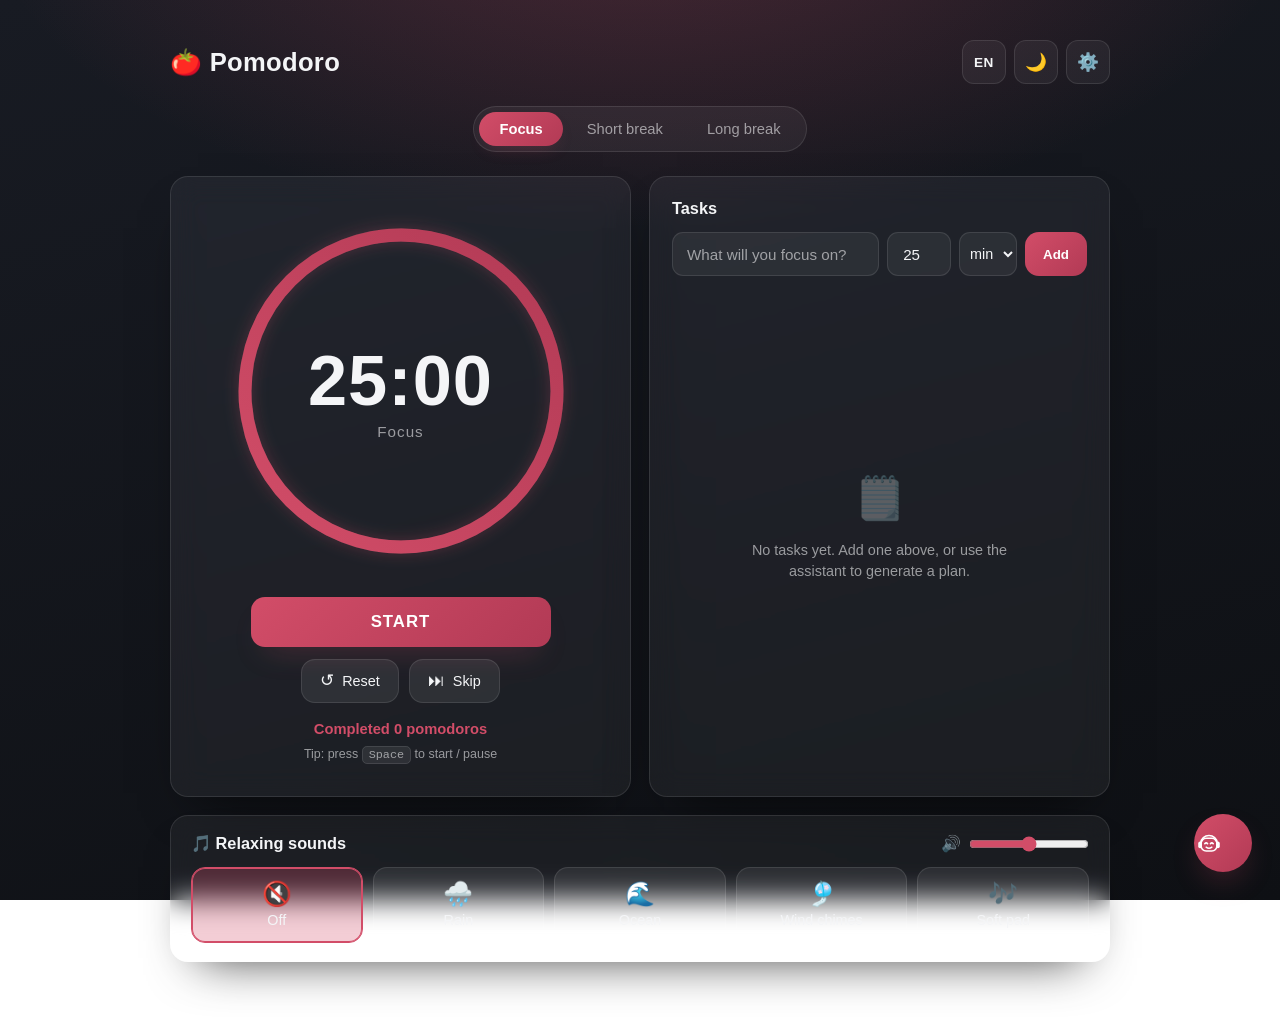
<file: index.html>
<!DOCTYPE html>
<html lang="en">
<head>
  <meta charset="utf-8">
  <meta name="viewport" content="width=device-width, initial-scale=1">
  <title>Redirecting to Pomodoro…</title>
  <!-- Instant redirect for browsers -->
  <meta http-equiv="refresh" content="0; url=./pomodoro/">
  <link rel="canonical" href="./pomodoro/">
  <script>location.replace("./pomodoro/");</script>
</head>
<body>
  <!-- Fallback if redirect is blocked -->
  <p>Redirecting to the Pomodoro app… If nothing happens,
    <a href="./pomodoro/">click here</a>.</p>
</body>
</html>
</file>
<file: pomodoro/css/style.css>
/* ======================================================================
   THEME — 2 color palettes keyed by [data-theme]; accent changes by [data-mode].
   Default: dark (frosted glass).
   ====================================================================== */
:root { --radius: 18px; }

/* --- DARK palette (default) --- */
body[data-theme="dark"] {
  color-scheme: dark;   /* native dropdowns/scrollbars render dark (readable) */
  --bg-1: #0e1014; --bg-2: #181b23;
  --card: rgba(255, 255, 255, 0.05);
  --card-2: rgba(255, 255, 255, 0.08);
  --card-hover: rgba(255, 255, 255, 0.14);
  --border: rgba(255, 255, 255, 0.10);
  --text: #f4f5f7;
  --muted: rgba(244, 245, 247, 0.58);
  --input-bg: rgba(255, 255, 255, 0.06);
  --option-bg: #1f2530;
  --ring-bg: rgba(255, 255, 255, 0.08);
  --shadow: 0 24px 50px -28px rgba(0, 0, 0, 0.8);
  --modal-bg: linear-gradient(165deg, #20242e, #15181f);
}
/* --- LIGHT palette --- */
body[data-theme="light"] {
  color-scheme: light;
  --bg-1: #e9edf6; --bg-2: #f6f8fc;
  --card: #ffffff;
  --card-2: #f1f4fa;
  --card-hover: #e7ebf3;
  --border: rgba(28, 35, 60, 0.10);
  --text: #1f2533;
  --muted: #6b7385;
  --input-bg: #ffffff;
  --option-bg: #ffffff;
  --ring-bg: rgba(28, 35, 60, 0.08);
  --shadow: 0 14px 36px -18px rgba(28, 35, 70, 0.32);
  --modal-bg: #ffffff;
}

/* --- accent color per mode --- */
body[data-mode="work"]  { --accent: #d24d68; --accent-2: #b23a55; --glow: rgba(210,77,104,0.28); }
body[data-mode="short"] { --accent: #1fa896; --accent-2: #16887a; --glow: rgba(31,168,150,0.26); }
body[data-mode="long"]  { --accent: #4f80c4; --accent-2: #2f63a8; --glow: rgba(79,128,196,0.28); }

* { box-sizing: border-box; margin: 0; padding: 0; }

body {
  font-family: "Segoe UI Variable", "Segoe UI", -apple-system, Roboto, "Helvetica Neue", Arial, sans-serif;
  color: var(--text);
  min-height: 100vh;
  padding: clamp(16px, 4vw, 40px) clamp(12px, 4vw, 28px) 56px;
  background:
    radial-gradient(1100px 560px at 50% -12%, var(--glow), transparent 60%),
    linear-gradient(165deg, var(--bg-2), var(--bg-1));
  background-attachment: fixed;
  transition: background 0.6s ease, color 0.4s ease;
  -webkit-font-smoothing: antialiased;
}

.app { max-width: 480px; margin: 0 auto; }

/* ===== Header ===== */
.topbar { display: flex; align-items: center; justify-content: space-between; margin-bottom: 22px; }
.topbar h1 { font-size: clamp(1.3rem, 4vw, 1.6rem); font-weight: 700; letter-spacing: 0.3px; }
.icon-btn {
  background: var(--card); border: 1px solid var(--border); color: var(--text);
  font-size: 1.1rem; width: 44px; height: 44px; border-radius: 12px; cursor: pointer;
  box-shadow: var(--shadow); transition: transform 0.06s, background 0.2s;
}
.icon-btn:hover { background: var(--card-2); }
.icon-btn:active { transform: scale(0.94); }
.topbar-actions { display: flex; gap: 8px; }
#btn-lang { font-size: 0.85rem; font-weight: 700; letter-spacing: 0.5px; }

/* ===== Tabs ===== */
.tabs {
  width: max-content; max-width: 100%; margin: 0 auto 24px;
  display: flex; gap: 4px; padding: 5px;
  background: var(--card); border: 1px solid var(--border); border-radius: 999px; box-shadow: var(--shadow);
}
.tab {
  background: transparent; border: none; color: var(--muted);
  padding: 9px clamp(12px, 4vw, 20px); border-radius: 999px; cursor: pointer;
  font-size: 0.92rem; font-family: inherit; white-space: nowrap; transition: color 0.2s;
}
.tab:hover { color: var(--text); }
.tab.active {
  color: #fff; font-weight: 600;
  background: linear-gradient(135deg, var(--accent), var(--accent-2));
  box-shadow: 0 8px 18px -8px var(--glow);
}

/* ===== Responsive layout ===== */
.layout { display: grid; gap: 18px; }
.side { display: flex; flex-direction: column; gap: 18px; }

/* ===== Cards ===== */
.clock-card, .panel {
  background: var(--card); border: 1px solid var(--border);
  border-radius: var(--radius); box-shadow: var(--shadow);
  backdrop-filter: blur(14px) saturate(120%);
  -webkit-backdrop-filter: blur(14px) saturate(120%);
}
.clock-card { padding: clamp(22px, 5vw, 34px) clamp(18px, 4vw, 26px); text-align: center; }

/* ===== Progress ring ===== */
.ring-wrap { position: relative; width: clamp(240px, 70vw, 360px); aspect-ratio: 1; margin: 0 auto 22px; }
.ring { width: 100%; height: 100%; transform: rotate(-90deg); }
.ring-bg { fill: none; stroke: var(--ring-bg); stroke-width: 11; }
.ring .g1 { stop-color: var(--accent); }
.ring .g2 { stop-color: var(--accent-2); }
.ring-fg {
  fill: none; stroke: url(#ringGrad); stroke-width: 11; stroke-linecap: round;
  filter: drop-shadow(0 0 6px var(--glow));
  transition: stroke-dashoffset 0.3s linear;
}
.ring-center { position: absolute; inset: 0; display: flex; flex-direction: column; align-items: center; justify-content: center; gap: 6px; padding: 0 16px; }
.time { font-size: clamp(2.8rem, 11vw, 4.4rem); font-weight: 700; line-height: 1; letter-spacing: 1px; font-variant-numeric: tabular-nums; }
.phase-label { font-size: clamp(0.8rem, 2.6vw, 0.95rem); color: var(--muted); letter-spacing: 1px; max-width: 80%; overflow: hidden; text-overflow: ellipsis; white-space: nowrap; }
.plan-badge { font-size: 0.78rem; background: var(--card-2); border: 1px solid var(--border); padding: 3px 12px; border-radius: 999px; color: var(--muted); }

/* ===== Control buttons ===== */
.controls { display: flex; flex-direction: column; align-items: center; gap: 12px; }
.btn { border: none; cursor: pointer; font-family: inherit; border-radius: 14px; transition: transform 0.06s, background 0.2s, box-shadow 0.2s, filter 0.2s; }
.btn:active { transform: translateY(2px); }
.btn:focus-visible { outline: 2px solid var(--accent); outline-offset: 2px; }

.btn.primary {
  width: 100%; max-width: 300px; padding: 15px 0;
  background: linear-gradient(135deg, var(--accent), var(--accent-2)); color: #fff;
  font-size: 1.05rem; font-weight: 600; letter-spacing: 1px; text-transform: uppercase;
  box-shadow: 0 16px 30px -14px var(--glow);
}
.btn.primary:hover { filter: brightness(1.06); }
.btn.primary.compact { width: auto; padding: 11px 24px; font-size: 0.95rem; }

.sub-controls { display: flex; gap: 10px; flex-wrap: wrap; justify-content: center; }
.btn.ghost {
  display: inline-flex; align-items: center; gap: 8px;
  background: var(--card-2); border: 1px solid var(--border); color: var(--text);
  padding: 11px 18px; font-size: 0.9rem; min-height: 44px;
}
.btn.ghost:hover { background: var(--card-hover); }
.btn.ghost .ico { font-size: 1.05rem; line-height: 1; }

.btn.small {
  background: linear-gradient(135deg, var(--accent), var(--accent-2)); color: #fff;
  padding: 0 18px; font-weight: 600; min-height: 44px; white-space: nowrap;
}
.btn.small:hover { filter: brightness(1.06); }
.btn.link { background: none; color: var(--muted); text-decoration: underline; }
.btn.link:hover { color: var(--text); }
.btn.small-link { font-size: 0.82rem; }

.counter { color: var(--muted); margin-top: 18px; font-size: 0.92rem; }
.counter span { color: var(--accent); font-weight: 700; }
.hint { color: var(--muted); font-size: 0.78rem; margin-top: 10px; }
kbd { background: var(--card-2); border: 1px solid var(--border); border-radius: 5px; padding: 1px 6px; font-size: 0.74rem; }

/* ===== Panel ===== */
.panel { padding: clamp(16px, 4vw, 22px); }
.panel-head { display: flex; align-items: center; justify-content: space-between; margin-bottom: 14px; }
.panel h2 { font-size: 1.02rem; font-weight: 600; }
.row { display: flex; gap: 8px; }
.row.end { justify-content: flex-end; margin-top: 10px; }
.panel input[type="text"], .min-input, .chat-popup input[type="text"] {
  padding: 12px 14px; border-radius: 11px;
  background: var(--input-bg); border: 1px solid var(--border); color: var(--text);
  font-size: 0.95rem; font-family: inherit;
}
.panel input[type="text"] { flex: 1; min-width: 0; }
.min-input { width: 64px; text-align: center; }
.unit-select {
  padding: 12px 6px; border-radius: 11px;
  background: var(--input-bg); border: 1px solid var(--border); color: var(--text);
  font-size: 0.9rem; font-family: inherit; cursor: pointer;
}
.unit-select:focus { outline: none; border-color: var(--accent); box-shadow: 0 0 0 3px var(--glow); }
/* force readable colors inside the native dropdown popup */
select option { background: var(--option-bg); color: var(--text); }
input::placeholder { color: var(--muted); }
input[type="text"]:focus { outline: none; border-color: var(--accent); box-shadow: 0 0 0 3px var(--glow); }

.empty-state {
  display: flex; flex-direction: column; align-items: center; justify-content: center;
  gap: 10px; text-align: center; color: var(--muted); padding: 28px 16px; line-height: 1.5;
  animation: fade-in 0.3s ease;
}
.empty-state p { font-size: 0.9rem; max-width: 280px; }
.empty-icon { font-size: 2.6rem; opacity: 0.5; }
.task-msg { color: var(--accent); font-size: 0.84rem; margin-top: 8px; animation: slide-up 0.2s ease-out; }

/* ===== Task list ===== */
.task-list { list-style: none; margin-top: 14px; display: flex; flex-direction: column; gap: 7px; max-height: 380px; overflow-y: auto; }
.task-list:empty { margin-top: 0; }
.task-item {
  display: flex; align-items: center; gap: 9px;
  background: var(--card-2); border: 1px solid var(--border); padding: 9px 11px; border-radius: 12px;
  transition: border-color 0.2s, background 0.2s;
}
.task-item:hover { background: var(--card-hover); }
.task-item.active { border-color: var(--accent); background: var(--card-hover); box-shadow: 0 0 0 2px var(--glow); }
.task-item.dragging { opacity: 0.55; cursor: grabbing; }
.t-grip { color: var(--muted); cursor: grab; font-size: 0.95rem; line-height: 1; user-select: none; touch-action: none; }
.t-grip:hover { color: var(--text); }
.task-item.just-added { animation: slide-up 0.28s ease-out; }
.task-item.flash { animation: flash-warn 1s ease; }
.task-item.done .t-text { text-decoration: line-through; opacity: 0.5; }
.task-item .t-text { flex: 1; cursor: pointer; word-break: break-word; font-size: 0.92rem; }
.task-item button { background: none; border: none; cursor: pointer; font-family: inherit; color: var(--text); }
.t-run { color: var(--accent); font-size: 0.95rem; width: 30px; height: 30px; border-radius: 8px; }
.t-run:hover { background: var(--glow); }
.t-min { color: var(--muted); font-size: 0.82rem; border: 1px solid var(--border) !important; border-radius: 999px; padding: 3px 10px; white-space: nowrap; }
.t-min:hover { color: var(--text); border-color: var(--accent) !important; }
.t-del { color: var(--muted); font-size: 0.95rem; }
.t-del:hover { color: var(--accent); }

/* ===== Chatbot — floating button + popup ===== */
.fab {
  position: fixed; right: clamp(16px, 4vw, 28px); bottom: clamp(16px, 4vw, 28px);
  width: 58px; height: 58px; border-radius: 50%; border: none; cursor: pointer;
  background: linear-gradient(135deg, var(--accent), var(--accent-2)); color: #fff; font-size: 1.5rem;
  box-shadow: 0 14px 30px -8px var(--glow); z-index: 9; transition: transform 0.1s, filter 0.2s;
}
.fab:hover { filter: brightness(1.08); }
.fab:active { transform: scale(0.92); }
.fab .bot-icon { width: 30px; height: 30px; }

/* cute assistant mascot */
.bot-icon { width: 30px; height: 30px; display: block; }
.chat-title-wrap { display: flex; align-items: center; gap: 9px; }
.bot-avatar {
  display: inline-flex; align-items: center; justify-content: center;
  width: 32px; height: 32px; border-radius: 50%; color: #fff; flex: none;
  background: linear-gradient(135deg, var(--accent), var(--accent-2));
  box-shadow: 0 6px 14px -6px var(--glow);
}
.bot-avatar .bot-icon { width: 22px; height: 22px; }

.chat-popup {
  position: fixed; right: clamp(16px, 4vw, 28px);
  bottom: calc(clamp(16px, 4vw, 28px) + 70px);
  width: min(380px, calc(100vw - 32px)); max-height: min(70vh, 560px);
  display: flex; flex-direction: column; padding: 16px; z-index: 9;
  background: var(--card); border: 1px solid var(--border); border-radius: var(--radius);
  box-shadow: 0 30px 60px -18px rgba(0, 0, 0, 0.55);
  backdrop-filter: blur(16px) saturate(130%); -webkit-backdrop-filter: blur(16px) saturate(130%);
}
.chat-popup-head { display: flex; align-items: center; justify-content: space-between; margin-bottom: 12px; }
.chat-popup-head h2 { font-size: 1rem; font-weight: 600; }
.chat-close { background: none; border: none; color: var(--muted); font-size: 1.1rem; cursor: pointer; width: 30px; height: 30px; border-radius: 8px; }
.chat-close:hover { color: var(--text); background: var(--card-2); }

.chat-log { display: flex; flex-direction: column; gap: 9px; flex: 1; overflow-y: auto; margin-bottom: 12px; padding-right: 4px; }
.chat-log:empty { display: none; }
.msg { padding: 10px 13px; border-radius: 14px; font-size: 0.9rem; line-height: 1.45; max-width: 90%; white-space: pre-wrap; }
.msg.bot { background: var(--card-2); border: 1px solid var(--border); align-self: flex-start; border-bottom-left-radius: 4px; }
.msg.user { background: linear-gradient(135deg, var(--accent), var(--accent-2)); color: #fff; align-self: flex-end; border-bottom-right-radius: 4px; }
.chips { display: flex; flex-wrap: wrap; gap: 7px; margin-bottom: 12px; }
.chip { background: var(--card-2); border: 1px solid var(--border); color: var(--text); padding: 6px 12px; border-radius: 999px; font-size: 0.78rem; cursor: pointer; transition: background 0.2s; }
.chip:hover { background: var(--card-hover); }

/* ===== Settings modal ===== */
.modal { position: fixed; inset: 0; background: rgba(0, 0, 0, 0.5); backdrop-filter: blur(3px); display: flex; align-items: center; justify-content: center; padding: 16px; z-index: 10; }
.modal-card {
  background: var(--modal-bg); color: var(--text); border: 1px solid var(--border);
  border-radius: var(--radius); padding: 26px; width: 100%; max-width: 380px;
  box-shadow: 0 30px 70px -20px rgba(0, 0, 0, 0.6);
}
.modal-card h2 { margin-bottom: 18px; }
.modal-card label { display: flex; align-items: center; justify-content: space-between; margin-bottom: 14px; font-size: 0.92rem; }
.modal-card label.check { justify-content: flex-start; gap: 10px; cursor: pointer; }
.modal-card input[type="number"], .modal-card select { padding: 8px 10px; border-radius: 8px; border: 1px solid var(--border); background: var(--input-bg); color: var(--text); font-family: inherit; font-size: 0.9rem; }
.modal-card input[type="number"] { width: 84px; }
.dur-field { display: flex; gap: 6px; align-items: center; }
.modal-card .dur-field input[type="number"] { width: 60px; }
.modal-card .dur-field .unit-select { width: 62px; }
.modal-card select { cursor: pointer; }
.modal-card input[type="checkbox"] { width: 18px; height: 18px; accent-color: var(--accent); }
.modal-card input[type="color"] { width: 48px; height: 34px; padding: 2px; border: 1px solid var(--border); border-radius: 8px; background: var(--input-bg); cursor: pointer; }
.modal-card input[type="range"] { width: 130px; accent-color: var(--accent); cursor: pointer; }
.set-divider { border: none; border-top: 1px solid var(--border); margin: 6px 0 16px; }

.hidden { display: none !important; }

/* ===== Ambient player (playlist) ===== */
.player { margin-top: 18px; padding: 18px 20px; }
.player-vol { display: flex; align-items: center; gap: 8px; color: var(--muted); }
.player-vol input[type="range"] { width: 120px; accent-color: var(--accent); cursor: pointer; }
.tracks { display: grid; grid-template-columns: repeat(auto-fit, minmax(130px, 1fr)); gap: 10px; }
.track {
  display: flex; flex-direction: column; align-items: center; gap: 6px;
  padding: 14px 10px; border-radius: 14px; cursor: pointer;
  background: var(--card-2); border: 1px solid var(--border); color: var(--text);
  font-family: inherit; font-size: 0.9rem;
  transition: border-color 0.2s, background 0.2s, transform 0.12s;
}
.track:hover { transform: translateY(-2px); border-color: var(--accent); }
.track .track-ico { font-size: 1.5rem; line-height: 1; }
.track.active {
  border-color: var(--accent); background: var(--glow);
  box-shadow: inset 0 0 0 1px var(--accent);
}

/* ======================================================================
   RESPONSIVE — large screens: 2 columns
   ====================================================================== */
@media (min-width: 880px) {
  .app { max-width: 940px; }
  .layout { grid-template-columns: minmax(360px, 1fr) 1fr; align-items: stretch; }
  .clock-card { position: sticky; top: 24px; }
  /* right panel matches the clock-card height; the task list scrolls inside */
  .side { position: relative; }
  .side > .panel { position: absolute; inset: 0; display: flex; flex-direction: column; }
  .side > .panel .task-list { flex: 1; min-height: 0; max-height: none; }
  .side > .panel .task-list:empty { flex: 0; }
  .side > .panel .empty-state { flex: 1; }   /* center the empty state in the panel */
}

/* ======================================================================
   ANIMATIONS
   ====================================================================== */
@keyframes fade-in { from { opacity: 0; } to { opacity: 1; } }
@keyframes pop-in {
  from { opacity: 0; transform: translateY(10px) scale(0.96); }
  to   { opacity: 1; transform: none; }
}
@keyframes slide-up {
  from { opacity: 0; transform: translateY(8px); }
  to   { opacity: 1; transform: none; }
}
/* warning pulse when a duplicate task already exists */
@keyframes flash-warn {
  0%, 100% { box-shadow: none; border-color: var(--border); }
  20%, 60% { box-shadow: 0 0 0 3px var(--glow); border-color: var(--accent); }
}

/* settings modal: backdrop fades, card pops in */
.modal { animation: fade-in 0.16s ease; }
.modal-card { animation: pop-in 0.22s cubic-bezier(0.22, 1, 0.36, 1); }

/* chatbot popup pops in from the floating button */
.chat-popup { animation: pop-in 0.2s cubic-bezier(0.22, 1, 0.36, 1); transform-origin: bottom right; }

/* chat messages slide up as they arrive */
.msg { animation: slide-up 0.2s ease-out; }

/* gentle press feedback + a friendly idle bob on the floating assistant */
.fab:hover { transform: translateY(-2px); }
@keyframes bob { 0%, 100% { transform: translateY(0); } 50% { transform: translateY(-3px); } }
.fab .bot-icon { animation: bob 2.8s ease-in-out infinite; }

/* respect users who prefer less motion */
@media (prefers-reduced-motion: reduce) {
  *, *::before, *::after {
    animation-duration: 0.01ms !important;
    animation-iteration-count: 1 !important;
    transition-duration: 0.01ms !important;
  }
}
</file>
